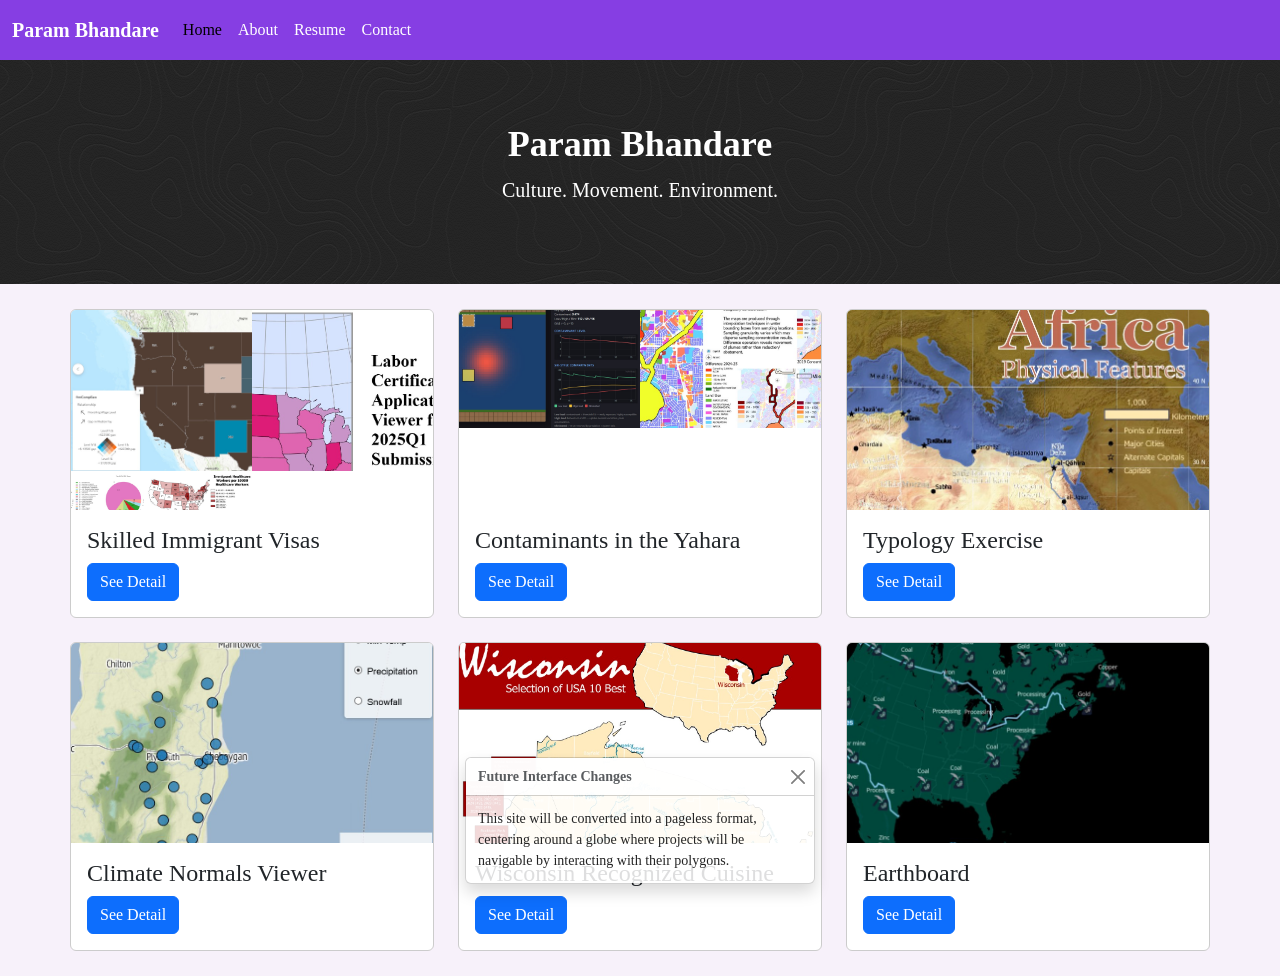
<file: index.html>
<!DOCTYPE html>
<html lang="en">

<head>
    <meta charset="utf-8">
    <meta name="viewport" content="width=device-width, initial-scale=1">
    <meta name="keywords" content="maps, cartography"/>
	<title>Param Bhandare</title>

    <!--put your Bootstrap stylesheet links below this comment and above style.css-->
    <link rel="stylesheet" href="css/bootstrap.min.css">
    <link rel="stylesheet" href="css/style.css">
</head>

<body>
    <!-- Create the navbar -->
    <nav class="navbar navbar-expand-lg navbar-default">
        <!-- Container inside the navbar header to span the page -->
        <div class="container-fluid">
            <!-- Creates the navbar header -->
            <a class="navbar-brand" href="index.html">Param Bhandare</a>
            <!-- This complex script is just for a hamburger button, which will appear on smaller screens -->
            <button class="navbar-toggler" 
                type="button" data-bs-toggle="collapse" data-bs-target="#navbarNav" 
                aria-controls="navbarNav" aria-expanded="false" aria-label="Toggle navigation">
                <svg width="1em" height="1em" 
                    viewBox="0 0 16 16" class="bi bi-list" xmlns="http://www.w3.org/2000/svg">
                    <path fill-rule="evenodd" 
                        d="M2.5 11.5A.5.5 0 0 1 3 11h10a.5.5 0 0 1 0 1H3a.5.5 0 0 1-.5-.5zm0-4A.5.5 0 0 1 3 7h10a.5.5 0 0 1 0 1H3a.5.5 0 0 1-.5-.5zm0-4A.5.5 0 0 1 3 3h10a.5.5 0 0 1 0 1H3a.5.5 0 0 1-.5-.5z" />
                </svg>
                <span class="menu"> Menu</span>
            </button>
            <!-- Links to include in navbar -->
            <div class="collapse navbar-collapse" id="navbarNav">
                <!-- Unordered list for links on navbar -->
                <ul class="navbar-nav">
                    <li class="nav-item">
                        <a class="nav-link active" aria-current="page" href="index.html">Home</a>
                    </li>
                    <li class="nav-item">
                        <a class="nav-link" href="about.html">About</a>
                    </li>
                    <li class="nav-item">
                        <a class="nav-link" href="resume.html">Resume</a>
                    </li>
                    <li class="nav-item">
                        <a class="nav-link" href="contact.html">Contact</a>
                    </li>
                </ul>
            </div> <!-- end .navbar-collapse -->
        </div> <!-- end .container-fluid -->
    </nav> <!-- end navigation bar -->  
	
	<div class="jumbotron">
		<div class="container">
            <h2>Param Bhandare</h2>
            <p>Culture. Movement. Environment.</p>
        </div>
    </div>
	
    <div class="container">
        <div class="row g-4">
            <div class="col-md-4">
                <div class="card">
                    <a href="h1b.html">
                        <div class="card-img-top card-img-grid card-img-fixed">
                            <img src="./assets/h1bstory-thumbnail.jpg" alt="Storymap looking at Skilled Immigrant Visa Applicants">
                            <img src="./assets/h1bviz-thumbnail.jpg" alt="Web Visualization of Skilled Immigrant Visa Applicants">
                            <img src="./assets/h1bmap-thumbnail.jpg" alt="Static Map of Skilled Immigrant Visa Patterns">
                        </div>
					</a>
                    <div class="card-body">
                        <h4 class="card-title">Skilled Immigrant Visas</h4>
                        <a href="h1b.html" class="btn btn-primary">See Detail</a>
                    </div>
                </div>
            </div>
            <div class="col-md-4">
                <div class="card">
                    <a href="pfas.html">
                        <div class="card-img-top card-img-grid card-img-fixed">
                            <img src="assets/pfasstory-thumbnail.jpg" alt="Storymap looking at Impacts of Perfluoroalkyl Substances in Madison, Wisconsin">
                            <img src="assets/pfasviz-thumbnail.jpg" alt="Static Map Showing Sampled Concentration Changes of Perfluoroalkyl Substances">
                        </div>
                    </a>
                    <div class="card-body">
                        <h4 class="card-title">Contaminants in the Yahara</h4>
                        <a href="pfas.html" class="btn btn-primary">See Detail</a>
                    </div>
                </div>
            </div>
            <div class="col-md-4">
                <div class="card">
                    <a href="africa.html">
                        <img class="card-img-top card-img-fixed" src="assets/africa-thumbnail.jpg" alt="Labelling Strategies for Physical Geography of Africa"></a>
                    <div class="card-body">
                        <h4 class="card-title">Typology Exercise</h4>
                        <a href="africa.html" class="btn btn-primary">See Detail</a>
                    </div>
                </div>
            </div>
            <div class="col-md-4">
                <div class="card">
                    <a href="normals.html">
                        <img class="card-img-top card-img-fixed" src="assets/climate-normals-thumbnail.jpg" alt="Viewing Climate Normals"></a>
                    <div class="card-body">
                        <h4 class="card-title">Climate Normals Viewer</h4>
                        <a href="normals.html" class="btn btn-primary">See Detail</a>
                    </div>
                </div>
            </div>
            <div class="col-md-4">
                <div class="card">
                    <a href="usabest.html">
                        <img class="card-img-top card-img-fixed" src="assets/usabest-thumbnail.jpg" alt="Wisconsin Cuisine Recognized by USA Today 10 Best"></a>
                    <div class="card-body">
                        <h4 class="card-title">Wisconsin Recognized Cuisine</h4>
                        <a href="usabest.html" class="btn btn-primary">See Detail</a>
                    </div>
                </div>
            </div>
            <div class="col-md-4">
                <div class="card">
                    <a href="earthboard.html">
                        <img class="card-img-top card-img-fixed" src="assets/earthboard-thumbnail.jpg" alt="Motherboard Basemap for Earth"></a>
                    <div class="card-body">
                        <h4 class="card-title">Earthboard</h4>
                        <a href="earthboard.html" class="btn btn-primary">See Detail</a>
                    </div>
                </div>
            </div>
        </div>
    </div>

    <div class="toast-container position-fixed bottom-0 start-50 translate-middle-x p-3">
        <div id="update-toast" class="toast show" role="alert" aria-live="assertive" aria-atomic="true" data-bs-autohide="false">
            <div class="toast-header">
                <strong class="me-auto">Future Interface Changes</strong>
                <button type="button" class="btn-close" data-bs-dismiss="toast" aria-label="Close"></button>
            </div>
            <div class="toast-body">
                This site will be converted into a pageless format, centering around a
                globe where projects will be navigable by interacting with their polygons.
            </div>
        </div>
    </div>

    <!--put your external script links here-->
    <!--<script type="text/javascript" src="lib/jquery-3.5.1.min.js"></script>-->
    <script type="text/javascript" src="lib/bootstrap.min.js"></script>
</body>

</html>
</file>
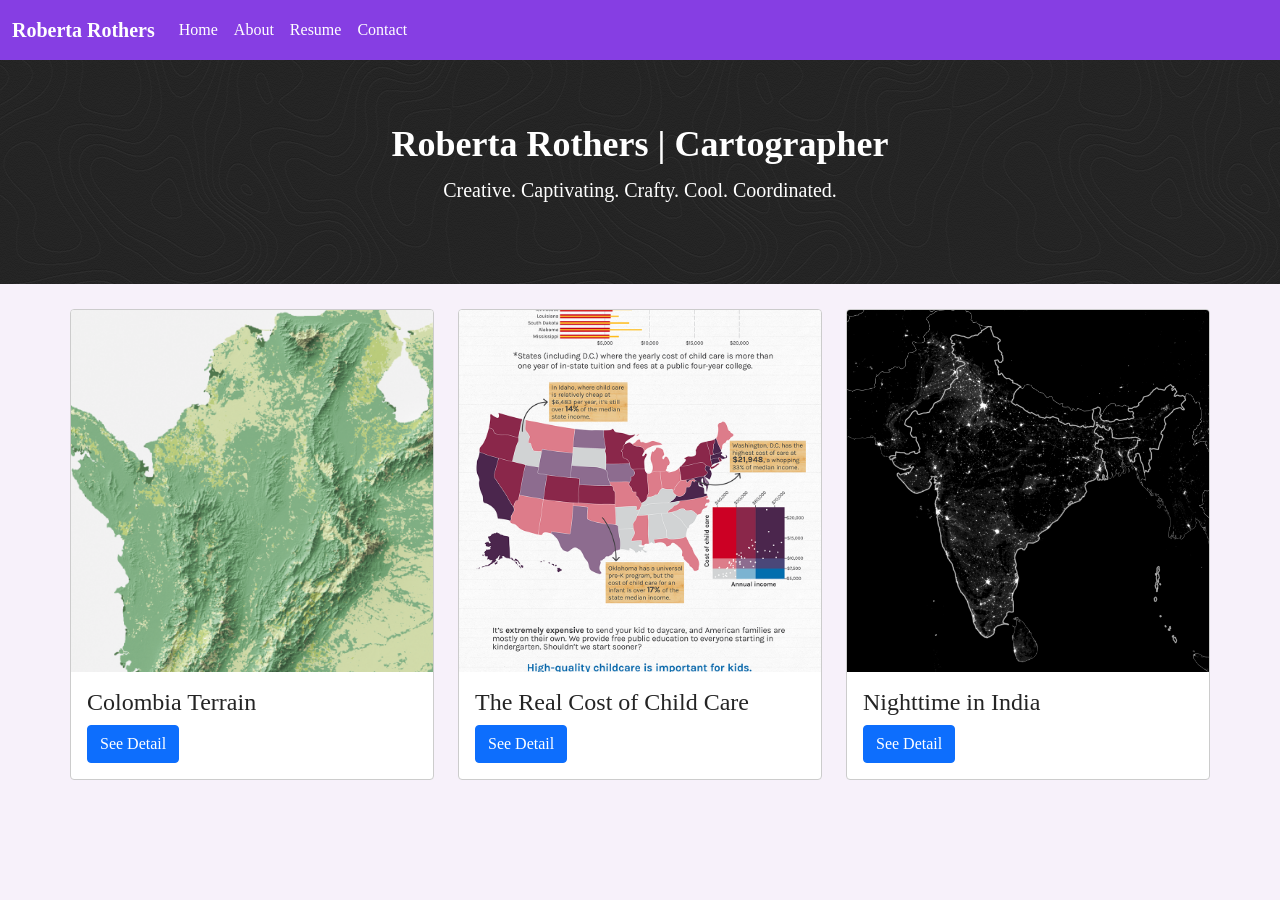
<file: sample-portfolio/roberta-rothers-portfolio-v5/index.html>
<!DOCTYPE html>
<html lang="en">

<head>
    <meta charset="utf-8">
    <meta name="viewport" content="width=device-width, initial-scale=1">
    <meta name="keywords" content="maps, cartography"/>
	<title>Roberta Rothers</title>

    <!--put your Bootstrap stylesheet links below this comment and above style.css-->
    <link rel="stylesheet" href="css/bootstrap.min.css">
    <link rel="stylesheet" href="css/style.css">
</head>

<body>
    <!-- Create the navbar -->
    <nav class="navbar navbar-expand-lg navbar-default">
        <!-- Container inside the navbar header to span the page -->
        <div class="container-fluid">
            <!-- Creates the navbar header -->
            <a class="navbar-brand" href="index.html">Roberta Rothers</a>
            <!-- This complex script is just for a hamburger button, which will appear on smaller screens -->
            <button class="navbar-toggler" type="button" data-bs-toggle="collapse" data-bs-target="#navbarNav" aria-controls="navbarNav" aria-expanded="false" aria-label="Toggle navigation">
                <svg width="1em" height="1em" viewBox="0 0 16 16" class="bi bi-list" xmlns="http://www.w3.org/2000/svg">
                    <path fill-rule="evenodd" d="M2.5 11.5A.5.5 0 0 1 3 11h10a.5.5 0 0 1 0 1H3a.5.5 0 0 1-.5-.5zm0-4A.5.5 0 0 1 3 7h10a.5.5 0 0 1 0 1H3a.5.5 0 0 1-.5-.5zm0-4A.5.5 0 0 1 3 3h10a.5.5 0 0 1 0 1H3a.5.5 0 0 1-.5-.5z" /></svg>
                <span class="menu"> Menu</span>
            </button>
            <!-- Links to include in navbar -->
            <div class="collapse navbar-collapse" id="navbarNav">
                <!-- Unordered list for links on navbar -->
                <ul class="navbar-nav">
                    <li class="nav-item">
                        <a class="nav-link active" aria-current="page" href="index.html">Home</a>
                    </li>
                    <li class="nav-item">
                        <a class="nav-link" href="about.html">About</a>
                    </li>
                    <li class="nav-item">
                        <a class="nav-link" href="resume.html">Resume</a>
                    </li>
                    <li class="nav-item">
                        <a class="nav-link" href="contact.html">Contact</a>
                    </li>
                </ul>
            </div> <!-- end .navbar-collapse -->
        </div> <!-- end .container-fluid -->
    </nav> <!-- end navigation bar -->  
	
	<div class="jumbotron">
		<div class="container">
            <h2>Roberta Rothers | Cartographer</h2>
            <p>Creative. Captivating. Crafty. Cool. Coordinated.</p>
        </div>
    </div>
	
    <div class="container">
        <div class="row">
            <div class="col-md-4">
                <div class="card">
                    <a href="colombia.html">
                        <img class="card-img-top" src="assets/colombia-terrain-map-thumbnail.png" alt="colombia terrain map">
					</a>
                    <div class="card-body">
                        <h4 class="card-title">Colombia Terrain</h4>
                        <a href="colombia.html" class="btn btn-primary">See Detail</a>
                    </div>
                </div>
            </div>
            <div class="col-md-4">
                <div class="card">
                    <a href="childcare.html">
                        <img class="card-img-top" src="assets/cost-of-childcare-infographic-thumbnail.png" alt="cost of childcare in the united states infographic"></a>
                    <div class="card-body">
                        <h4 class="card-title">The Real Cost of Child Care</h4>
                        <a href="childcare.html" class="btn btn-primary">See Detail</a>
                    </div>
                </div>
            </div>
            <div class="col-md-4">
                <div class="card">
                    <a href="india.html">
                        <img class="card-img-top" src="assets/india-nighttime-thumbnail.png" alt="India nighttime lights"></a>
                    <div class="card-body">
                        <h4 class="card-title">Nighttime in India</h4>
                        <a href="india.html" class="btn btn-primary">See Detail</a>
                    </div>
                </div>
            </div>
        </div>
    </div>

    <!--put your external script links here-->
    <script type="text/javascript" src="lib/jquery-3.5.1.min.js"></script>
    <script type="text/javascript" src="lib/bootstrap.min.js"></script>
</body>

</html>
</file>
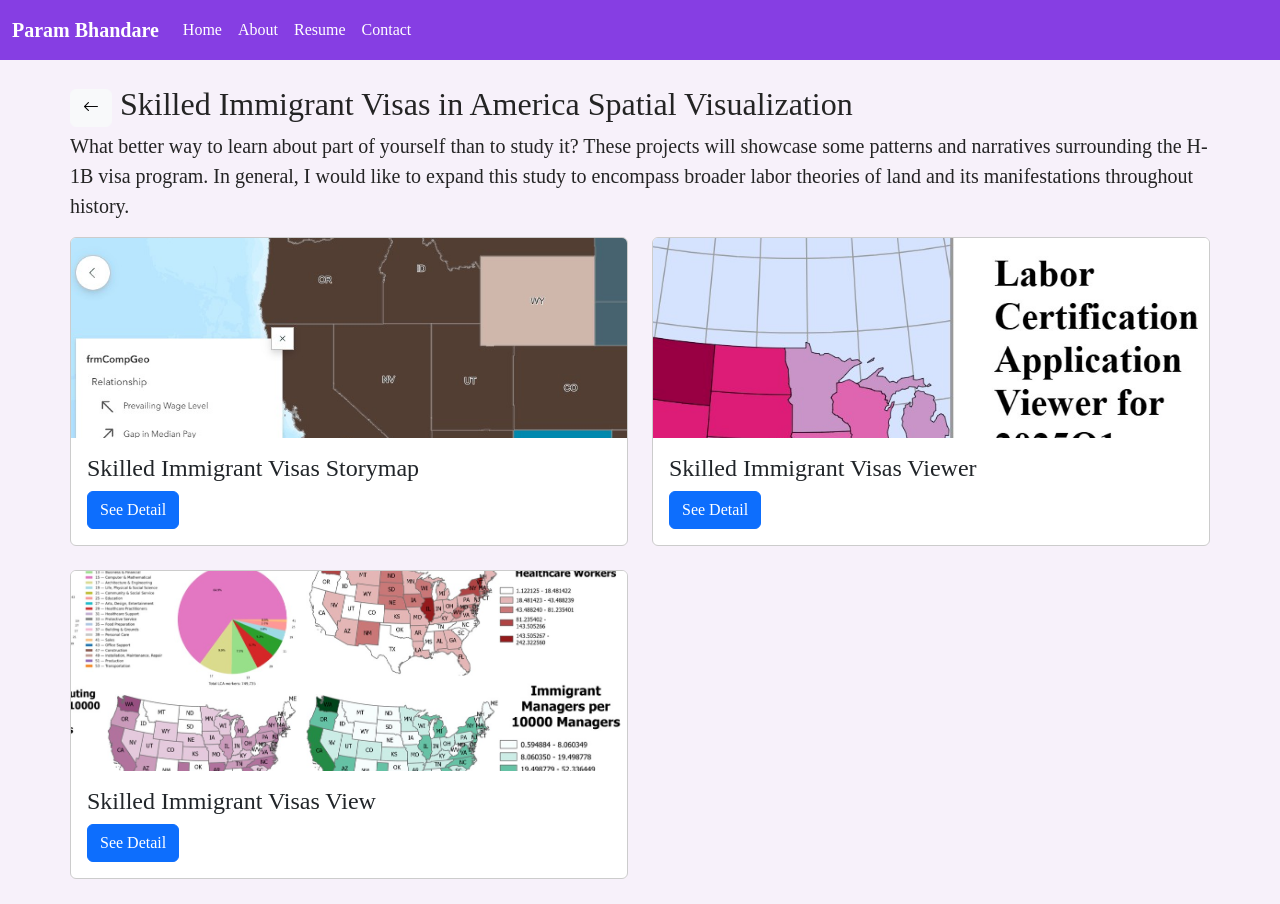
<file: h1b.html>
<!DOCTYPE html>
<html lang="en">
    
<head>
    <meta charset="utf-8">
    <meta name="viewport" content="width=device-width, initial-scale=1">
    <title>Immigration</title>
    <!-- <link href='https://fonts.googleapis.com/css?family=Montserrat:400,700' rel='stylesheet' type='text/css'> -->

    <!--put your Bootstrap stylesheet links below this comment and above style.css-->
    <link rel="stylesheet" href="css/bootstrap.min.css">
    <link rel="stylesheet" href="css/style.css">
</head>

<body>
    <!-- Create the navbar -->
    <nav class="navbar navbar-expand-lg navbar-default">
        <!-- Container inside the navbar header to span the page -->
        <div class="container-fluid">
            <!-- Creates the navbar header -->
            <a class="navbar-brand" href="index.html">Param Bhandare</a>
            <!-- This complex script is just for a hamburger button, which will appear on smaller screens -->
            <button class="navbar-toggler" type="button" data-bs-toggle="collapse" data-bs-target="#navbarNav" aria-controls="navbarNav" aria-expanded="false" aria-label="Toggle navigation">
                <svg width="1em" height="1em" viewBox="0 0 16 16" class="bi bi-list" xmlns="http://www.w3.org/2000/svg">
                    <path fill-rule="evenodd" d="M2.5 11.5A.5.5 0 0 1 3 11h10a.5.5 0 0 1 0 1H3a.5.5 0 0 1-.5-.5zm0-4A.5.5 0 0 1 3 7h10a.5.5 0 0 1 0 1H3a.5.5 0 0 1-.5-.5zm0-4A.5.5 0 0 1 3 3h10a.5.5 0 0 1 0 1H3a.5.5 0 0 1-.5-.5z" /></svg>
                <span class="menu"> Menu</span>
            </button>
            <!-- Links to include in navbar -->
            <div class="collapse navbar-collapse" id="navbarNav">
                <!-- Unordered list for links on navbar -->
                <ul class="navbar-nav">
                    <li class="nav-item">
                        <a class="nav-link" href="index.html">Home</a>
                    </li>
                    <li class="nav-item">
                        <a class="nav-link" href="about.html">About</a>
                    </li>
                    <li class="nav-item">
                        <a class="nav-link" href="resume.html">Resume</a>
                    </li>
                    <li class="nav-item">
                        <a class="nav-link" href="contact.html">Contact</a>
                    </li>
                </ul>
            </div> <!-- end .navbar-collapse -->
        </div> <!-- end .container-fluid -->
    </nav> <!-- end navigation bar -->  

    <div class="container">
        <div class="row">
            <div class="col-md-12">
                <div class="d-flex align-items-center gap-2">
                    <button type="button" class="btn btn-light" onclick="history.back()">
                        <i class="bi bi-arrow-left"></i>
                    </button>
                    <h2 class="portfolio-title">Skilled Immigrant Visas in America Spatial Visualization</h2>
                </div>
                <p class="portfolio-description">
                        What better way to learn about part of yourself than to study it? These projects will
                        showcase some patterns and narratives surrounding the H-1B visa program. In general,
                        I would like to expand this study to encompass broader labor theories of land and its
                        manifestations throughout history.
                </p>
            </div>
        </div>
        <div class="row g-4">
            <div class="col-md-6">
                <div class="card">
                    <a href="h1bstory.html">
                        <img class="card-img-top card-img-fixed" src="./assets/h1bstory-thumbnail.jpg" alt="Storymap looking at Skilled Immigrant Visa Applicants">
					</a>
                    <div class="card-body">
                        <h4 class="card-title">Skilled Immigrant Visas Storymap</h4>
                        <a href="h1bstory.html" class="btn btn-primary">See Detail</a>
                    </div>
                </div>
            </div>
            <div class="col-md-6">
                <div class="card">
                    <a href="h1bviz.html">
                        <img class="card-img-top card-img-fixed" src="./assets/h1bviz-thumbnail.jpg" alt="Web Visualization of Skilled Immigrant Visa Applicants">
					</a>
                    <div class="card-body">
                        <h4 class="card-title">Skilled Immigrant Visas Viewer</h4>
                        <a href="h1bviz.html" class="btn btn-primary">See Detail</a>
                    </div>
                </div>
            </div>
            <div class="col-md-6">
                <div class="card">
                    <a href="h1bmap.html">
                        <img class="card-img-top card-img-fixed" src="./assets/h1bmap-thumbnail.jpg" alt="Static Map of Skilled Immigrant Visa Patterns">
					</a>
                    <div class="card-body">
                        <h4 class="card-title">Skilled Immigrant Visas View</h4>
                        <a href="h1bmap.html" class="btn btn-primary">See Detail</a>
                    </div>
                </div>
            </div>
        </div>
    </div>

    <!--put your external script links here-->
    <!--<script type="text/javascript" src="../lib/jquery-3.5.1.min.js"></script>-->
    <script type="text/javascript" src="lib/bootstrap.min.js"></script>
    <link href="https://cdn.jsdelivr.net/npm/bootstrap-icons/font/bootstrap-icons.css" rel="stylesheet">
</body></html>
</file>
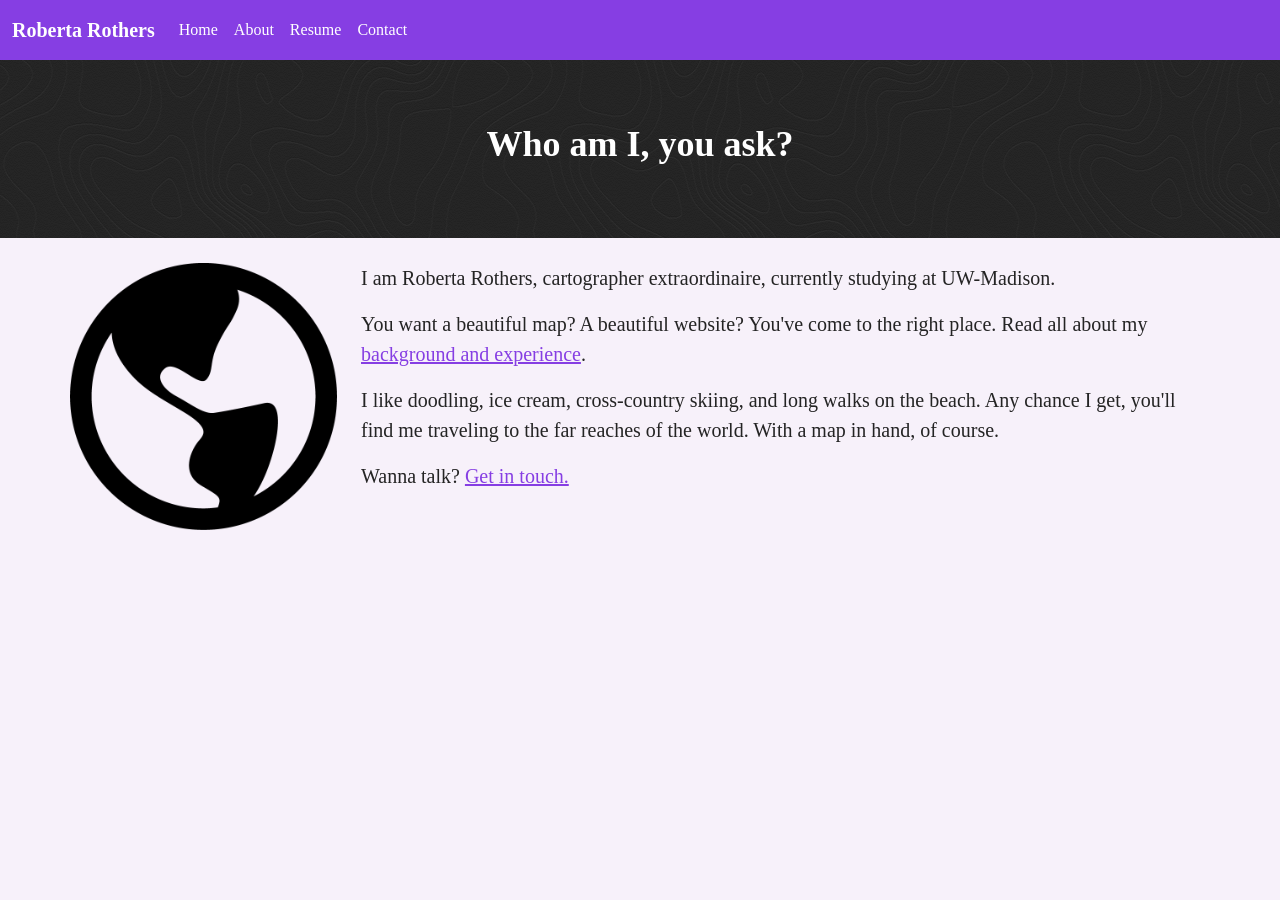
<file: sample-portfolio/roberta-rothers-portfolio-v5/about.html>
<!DOCTYPE html>
<html lang="en">

<head>
    <meta charset="utf-8">
    <meta name="viewport" content="width=device-width, initial-scale=1">
    <title>Roberta Rothers</title>
    <!-- <link href='https://fonts.googleapis.com/css?family=Montserrat:400,700' rel='stylesheet' type='text/css'> -->

    <!--put your Bootstrap stylesheet links below this comment and above style.css-->
    <link rel="stylesheet" href="css/bootstrap.min.css">
    <link rel="stylesheet" href="css/style.css">
</head>

<body>
    <!-- Create the navbar -->
    <nav class="navbar navbar-expand-lg navbar-default">
        <!-- Container inside the navbar header to span the page -->
        <div class="container-fluid">
            <!-- Creates the navbar header -->
            <a class="navbar-brand" href="index.html">Roberta Rothers</a>
            <!-- This complex script is just for a hamburger button, which will appear on smaller screens -->
            <button class="navbar-toggler" type="button" data-bs-toggle="collapse" data-bs-target="#navbarNav" aria-controls="navbarNav" aria-expanded="false" aria-label="Toggle navigation">
                <svg width="1em" height="1em" viewBox="0 0 16 16" class="bi bi-list" xmlns="http://www.w3.org/2000/svg">
                    <path fill-rule="evenodd" d="M2.5 11.5A.5.5 0 0 1 3 11h10a.5.5 0 0 1 0 1H3a.5.5 0 0 1-.5-.5zm0-4A.5.5 0 0 1 3 7h10a.5.5 0 0 1 0 1H3a.5.5 0 0 1-.5-.5zm0-4A.5.5 0 0 1 3 3h10a.5.5 0 0 1 0 1H3a.5.5 0 0 1-.5-.5z" /></svg>
                <span class="menu"> Menu</span>
            </button>
            <!-- Links to include in navbar -->
            <div class="collapse navbar-collapse" id="navbarNav">
                <!-- Unordered list for links on navbar -->
                <ul class="navbar-nav">
                    <li class="nav-item">
                        <a class="nav-link active" aria-current="page" href="index.html ">Home</a>
                    </li>
                    <li class="nav-item">
                        <a class="nav-link" href="about.html">About</a>
                    </li>
                    <li class="nav-item">
                        <a class="nav-link" href="resume.html">Resume</a>
                    </li>
                    <li class="nav-item">
                        <a class="nav-link" href="contact.html">Contact</a>
                    </li>
                </ul>
            </div> <!-- end .navbar-collapse -->
        </div> <!-- end .container-fluid -->
    </nav> <!-- end navigation bar -->  

    <div class="jumbotron">
        <div class="container">
            <h2>Who am I, you ask?</h2>
        </div>
    </div>

    <div class="container">
        <div class="row">
            <div class="col-md-3">

                <img src="assets/about-world.png" alt="world icon" class="img-responsive" id="about-world" />

            </div>
            <div class="col-md-9">
                <p>
                    I am Roberta Rothers, cartographer extraordinaire, currently studying at UW-Madison.
                </p>
                <p>
                    You want a beautiful map? A beautiful website? You've come to the right place. Read all about my <a href="resume.html">background and experience</a>.
                </p>
                <p>
                    I like doodling, ice cream, cross-country skiing, and long walks on the beach. Any chance I get, you'll find me traveling to the far reaches of the world. With a map in hand, of course.
                </p>
                <p>
                    Wanna talk? <a href="contact.html">Get in touch.</a>
                </p>
            </div>
        </div>
    </div>

    <!--put your external script links here-->
    <script type="text/javascript" src="lib/jquery-3.5.1.min.js"></script>
    <script type="text/javascript" src="lib/bootstrap.min.js"></script>
</body>

</html>
</file>
<file: css/style.css>
/***** NAVBAR *****/

.navbar {
    background-color: #863ee3;
    border-radius: 0;
}

/* Navbar title */
.navbar-default .navbar-brand {
    color: white;
    font-size: px;
    font-weight: bold;
}

/* Navbar hover effects */
.navbar-default .navbar-brand:hover,
.navbar-default .navbar-brand:focus,
.navbar-default .navbar-nav > li > a:hover,
.navbar-default .navbar-nav > li > a:focus {
    color: #ebd122;
    text-decoration: none;
}

/* Navbar links */
.navbar-default .navbar-nav > li > a {
    color: #fff;
    font-size: 16px;
    padding: 10px;
}

/* Navbar collapsed styles */
.navbar-toggler {
    color: #fff;
    border-color: #fff;
    background-color: #863ee3;
    border-radius: 4px;
    border: 1px solid;
    fill: #fff;
    font-size: 16px;
    position: relative;
    margin-right: 10px;
}

.navbar-toggler:hover,
.navbar-toggler:focus {
    background-color: #ebd122;
    color: #242424;
    fill: #242424;
    border-color: #fff;

}

/*** JUMBOTRON ***/

.jumbotron {
    background-image: url("../assets/contour-lines.png");
    text-align: center;
    color: #fff;
    padding: 3%;
    border-radius: 0px;
}

.jumbotron h2 {
    font-size: 36px;
    font-weight: bold;
}

.img-responsive{
    width:100%;
}

/*** CARD ***/

.card {
    background-color: #fff;
    border-color: #cccccc;
    border-width: 1px;
    width: 100%;
}

.card:hover {
    border-color: #ebd122;
}

.card-img-fixed {
    height: 200px;        /* fixed height */
    width: 100%;          /* fill card width */
    object-fit: cover;    /* crop instead of stretch */
}

.card-img-grid {
    display: grid;
    grid-template-columns: 1fr 1fr;
    grid-template-rows: 1fr 1fr;
    height: 200px;
    overflow: hidden;
}

.card-img-grid img {
    width: 100%;
    height: 100%;
    object-fit: cover;
}

/* Make last image span full width (nice layout) */
/*.card-img-grid img:nth-child(3) {
    grid-column: span 2;
}*/

.card-img-stack img:nth-child(1) { top: 0; left: 0; }
.card-img-stack img:nth-child(2) { top: 15%; left: 15%; }
.card-img-stack img:nth-child(3) { top: 30%; left: 30%; }

/*** Basic Text Styles ***/

#about-world {
    max-width: 100%;
}

.resume h3 {
    font-weight: bold;
}


hr {
    border-color: white;
    border-width: 2px;
}

p {
    font-size: 20px;
}

a {
    color: #863ee3;
}

a:hover {
    color: #ebd122;
}

.container{
    padding:25px 0;
}

body {

    font-family: 'Georgia', serif;
    background-color: #f7f1fa;
    color: #242424;
}
</file>
<file: sample-portfolio/roberta-rothers-portfolio-v5/css/style.css>
/***** NAVBAR *****/

.navbar {
    background-color: #863ee3;
    border-radius: 0;
}

/* Navbar title */
.navbar-default .navbar-brand {
    color: white;
    font-size: px;
    font-weight: bold;
}

/* Navbar hover effects */
.navbar-default .navbar-brand:hover,
.navbar-default .navbar-brand:focus,
.navbar-default .navbar-nav > li > a:hover,
.navbar-default .navbar-nav > li > a:focus {
    color: #ebd122;
    text-decoration: none;
}

/* Navbar links */
.navbar-default .navbar-nav > li > a {
    color: #fff;
    font-size: 16px;
    padding: 10px;
}

/* Navbar collapsed styles */
.navbar-toggler {
    color: #fff;
    border-color: #fff;
    background-color: #863ee3;
    border-radius: 4px;
    border: 1px solid;
    fill: #fff;
    font-size: 16px;
    position: relative;
    margin-right: 10px;
}

.navbar-toggler:hover,
.navbar-toggler:focus {
    background-color: #ebd122;
    color: #242424;
    fill: #242424;
    border-color: #fff;

}

/*** JUMBOTRON ***/

.jumbotron {
    background-image: url("../assets/contour-lines.png");
    text-align: center;
    color: #fff;
    padding: 3%;
    border-radius: 0px;
}

.jumbotron h2 {
    font-size: 36px;
    font-weight: bold;
}

.img-responsive{
    width:100%;
}

/*** CARD ***/

.card {
    background-color: #fff;
    border-color: #cccccc;
    border-width: 1px;
    width: 100%;
}

.card:hover {
    border-color: #ebd122;
}

/*** Basic Text Styles ***/

#about-world {
    max-width: 100%;
}

.resume h3 {
    font-weight: bold;
}


hr {
    border-color: white;
    border-width: 2px;
}

p {
    font-size: 20px;
}

a {
    color: #863ee3;
}

a:hover {
    color: #ebd122;
}

.container{
    padding:25px 0;
}

body {

    font-family: 'Georgia', serif;
    background-color: #f7f1fa;
    color: #242424;
}
</file>
